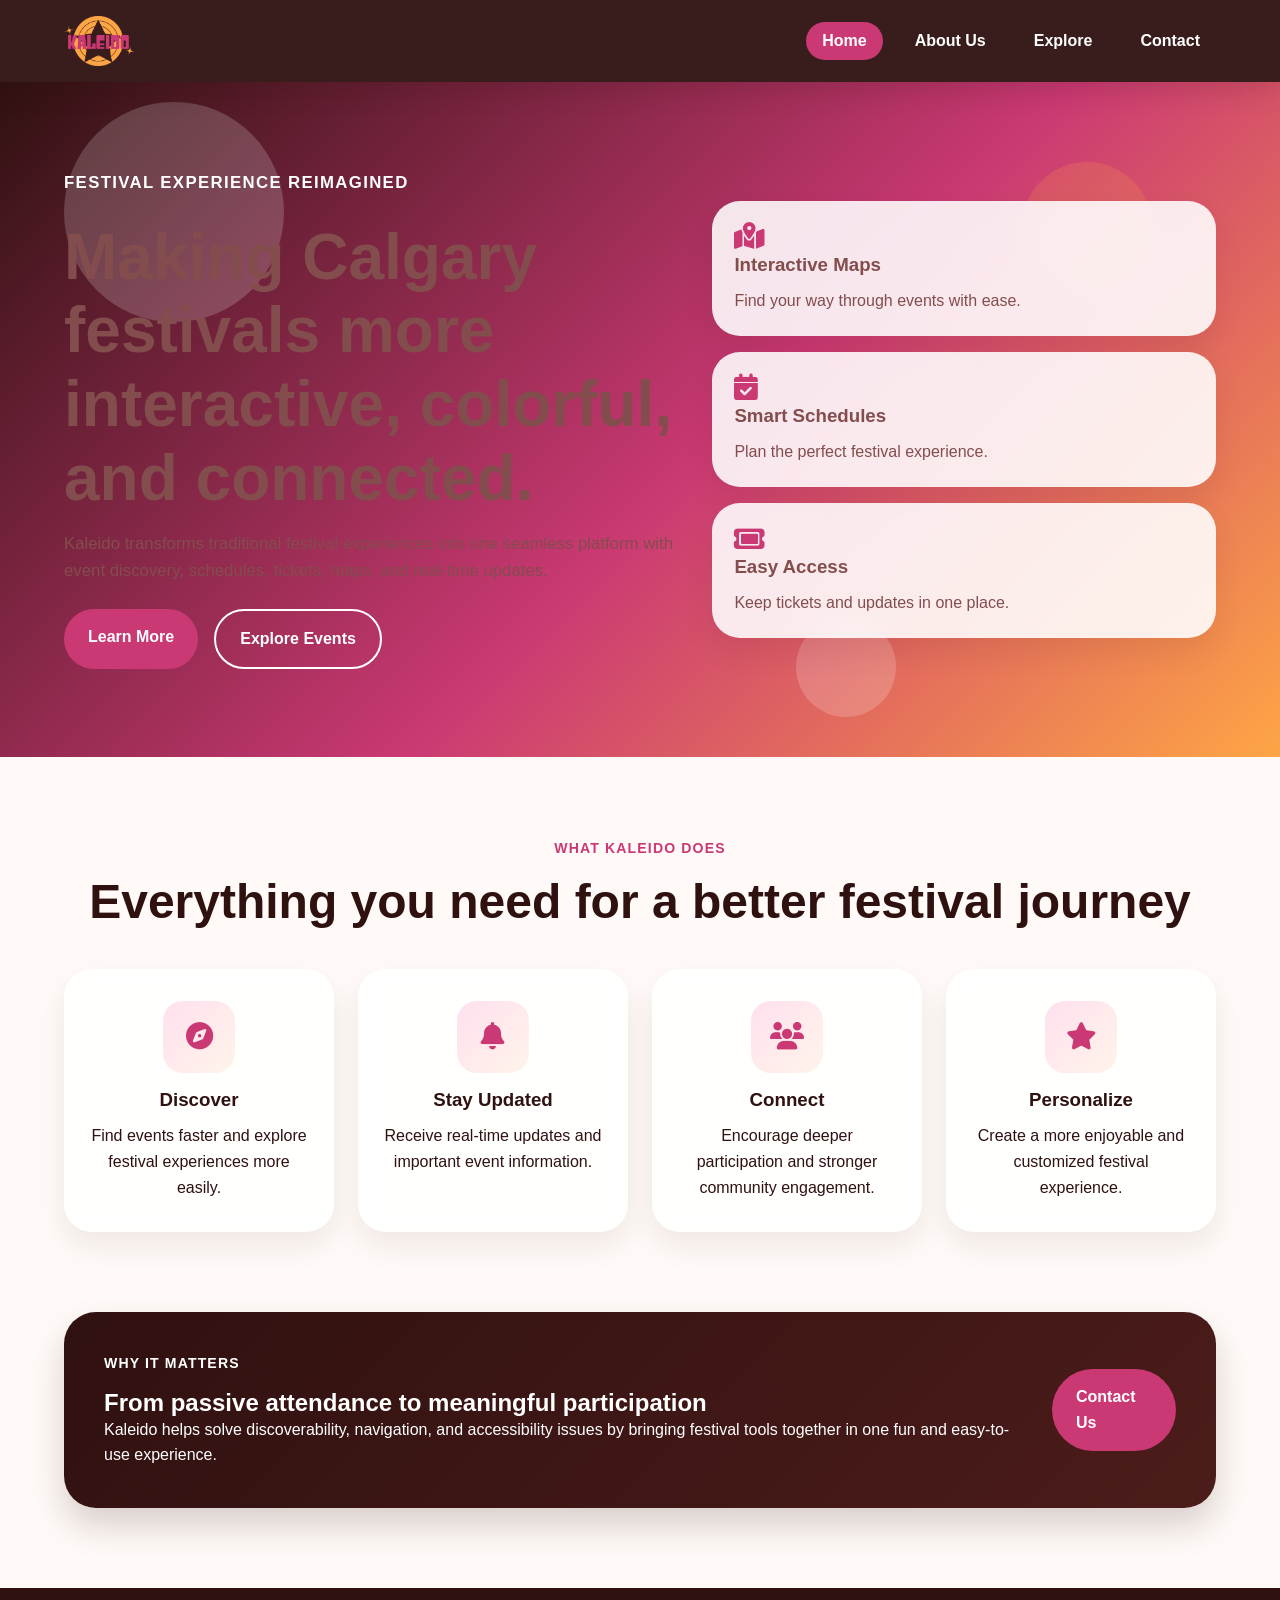
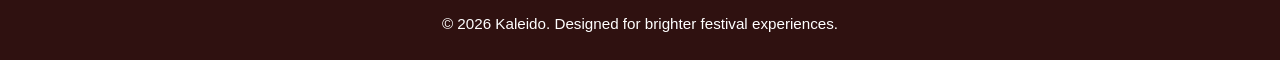
<file: index.html>
<!DOCTYPE html>
<html lang="en">
<head>
  <meta charset="UTF-8" />
  <meta name="viewport" content="width=device-width, initial-scale=1.0"/>
  <title>Kaleido | Home</title>
  <link rel="stylesheet" href="style.css" />
  <link rel="stylesheet"
    href="https://cdnjs.cloudflare.com/ajax/libs/font-awesome/6.5.0/css/all.min.css" />
</head>
<body>

<header class="site-header">
  <div class="container nav-container">
    <a href="index.html" class="logo">
        <img src="/kaleido.png" alt="Kaleido Logo" class="logo-img">
      </a>

    <nav class="site-nav">
      <button class="menu-toggle" aria-label="Open menu">☰</button>
      <ul class="nav-links">
        <li><a href="index.html" class="active">Home</a></li>
        <li><a href="about.html">About Us</a></li>
        <li><a href="events.html">Explore</a></li>
        <li><a href="contact.html">Contact</a></li>
      </ul>
    </nav>
  </div>
</header>

<main>

  <section class="fun-hero">
    <div class="hero-blob blob-1"></div>
    <div class="hero-blob blob-2"></div>
    <div class="hero-blob blob-3"></div>

    <div class="container hero-grid">
      <div class="hero-text reveal">
        <p class="tag light-tag">Festival Experience Reimagined</p>
        <h1>Making Calgary festivals more interactive, colorful, and connected.</h1>
        <p>
          Kaleido transforms traditional festival experiences into one seamless platform
          with event discovery, schedules, tickets, maps, and real-time updates.
        </p>

        <div class="hero-buttons">
          <a href="about.html" class="btn primary-btn">Learn More</a>
          <a href="events.html" class="btn secondary-btn light-outline">Explore Events</a>
        </div>
      </div>

      <div class="hero-cards reveal">
        <div class="mini-feature-card tilt-card">
          <i class="fa-solid fa-map-location-dot"></i>
          <h3>Interactive Maps</h3>
          <p>Find your way through events with ease.</p>
        </div>

        <div class="mini-feature-card tilt-card">
          <i class="fa-solid fa-calendar-check"></i>
          <h3>Smart Schedules</h3>
          <p>Plan the perfect festival experience.</p>
        </div>

        <div class="mini-feature-card tilt-card">
          <i class="fa-solid fa-ticket"></i>
          <h3>Easy Access</h3>
          <p>Keep tickets and updates in one place.</p>
        </div>
      </div>
    </div>
  </section>

  <section class="fun-features">
    <div class="container">
      <div class="section-heading reveal">
        <p class="tag">What Kaleido Does</p>
        <h2>Everything you need for a better festival journey</h2>
      </div>

      <div class="card-grid">
        <article class="fun-card reveal tilt-card">
          <div class="icon-circle"><i class="fa-solid fa-compass"></i></div>
          <h3>Discover</h3>
          <p>Find events faster and explore festival experiences more easily.</p>
        </article>

        <article class="fun-card reveal tilt-card">
          <div class="icon-circle"><i class="fa-solid fa-bell"></i></div>
          <h3>Stay Updated</h3>
          <p>Receive real-time updates and important event information.</p>
        </article>

        <article class="fun-card reveal tilt-card">
          <div class="icon-circle"><i class="fa-solid fa-users"></i></div>
          <h3>Connect</h3>
          <p>Encourage deeper participation and stronger community engagement.</p>
        </article>

        <article class="fun-card reveal tilt-card">
          <div class="icon-circle"><i class="fa-solid fa-star"></i></div>
          <h3>Personalize</h3>
          <p>Create a more enjoyable and customized festival experience.</p>
        </article>
      </div>
    </div>
  </section>

  <section class="spotlight-section">
    <div class="container">
      <div class="spotlight-box reveal">
        <div>
          <p class="tag light-tag">Why It Matters</p>
          <h2>From passive attendance to meaningful participation</h2>
          <p>
            Kaleido helps solve discoverability, navigation, and accessibility issues by
            bringing festival tools together in one fun and easy-to-use experience.
          </p>
        </div>
        <a href="contact.html" class="btn primary-btn">Contact Us</a>
      </div>
    </div>
  </section>

</main>

<footer class="site-footer">
  <div class="container footer-content">
    <p>© 2026 Kaleido. Designed for brighter festival experiences.</p>
  </div>
</footer>

<script src="script.js"></script>
</body>
</html>
</file>
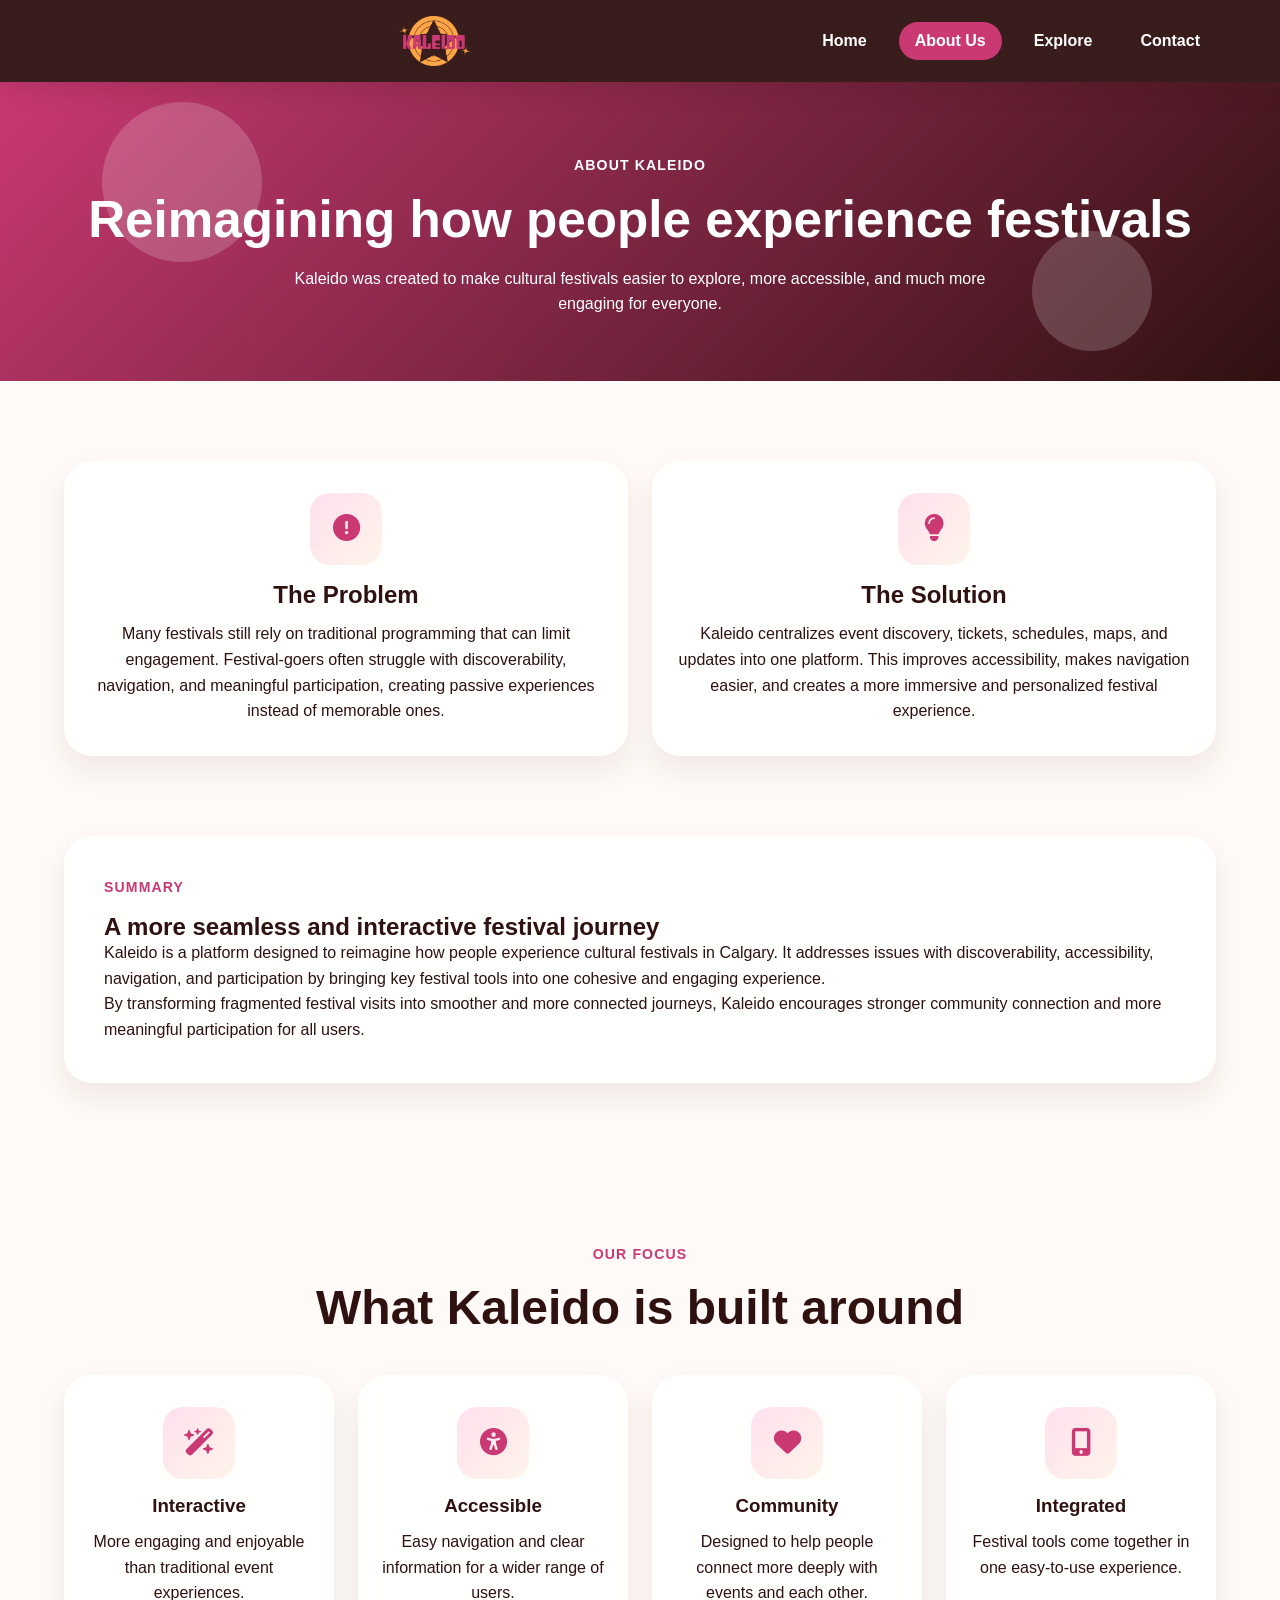
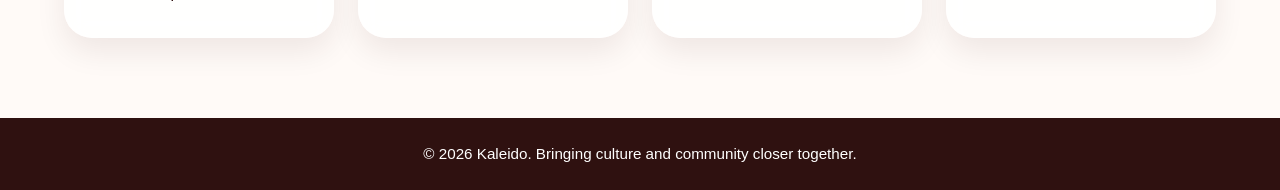
<file: about.html>
<!DOCTYPE html>
<html lang="en">
<head>
  <meta charset="UTF-8" />
  <meta name="viewport" content="width=device-width, initial-scale=1.0"/>
  <title>Kaleido | About Us</title>
  <link rel="stylesheet" href="style.css" />
  <link rel="stylesheet"
    href="https://cdnjs.cloudflare.com/ajax/libs/font-awesome/6.5.0/css/all.min.css" />
</head>
<body>

<header class="site-header">
  <div class="container nav-container">
    <a href="index.html" class="logo"></a>
        <img src="/kaleido.png" alt="Kaleido Logo" class="logo-img">
      </a>

    <nav class="site-nav">
      <button class="menu-toggle" aria-label="Open menu">☰</button>
      <ul class="nav-links">
        <li><a href="index.html">Home</a></li>
        <li><a href="about.html" class="active">About Us</a></li>
        <li><a href="events.html">Explore</a></li>
        <li><a href="contact.html">Contact</a></li>
      </ul>
    </nav>
  </div>
</header>

<main class="page-main">

  <section class="fun-banner banner-pink">
    <div class="banner-shape shape-a"></div>
    <div class="banner-shape shape-b"></div>

    <div class="container reveal">
      <p class="tag light-tag">About Kaleido</p>
      <h1>Reimagining how people experience festivals</h1>
      <p class="banner-text">
        Kaleido was created to make cultural festivals easier to explore, more accessible,
        and much more engaging for everyone.
      </p>
    </div>
  </section>

  <section class="about-story">
    <div class="container two-column">
      <div class="story-card reveal tilt-card">
        <div class="story-icon"><i class="fa-solid fa-circle-exclamation"></i></div>
        <h2>The Problem</h2>
        <p>
          Many festivals still rely on traditional programming that can limit engagement.
          Festival-goers often struggle with discoverability, navigation, and meaningful
          participation, creating passive experiences instead of memorable ones.
        </p>
      </div>

      <div class="story-card reveal tilt-card">
        <div class="story-icon"><i class="fa-solid fa-lightbulb"></i></div>
        <h2>The Solution</h2>
        <p>
          Kaleido centralizes event discovery, tickets, schedules, maps, and updates into
          one platform. This improves accessibility, makes navigation easier, and creates
          a more immersive and personalized festival experience.
        </p>
      </div>
    </div>
  </section>

  <section class="summary-section">
    <div class="container">
      <div class="summary-fun-box reveal">
        <p class="tag">Summary</p>
        <h2>A more seamless and interactive festival journey</h2>
        <p>
          Kaleido is a platform designed to reimagine how people experience cultural
          festivals in Calgary. It addresses issues with discoverability, accessibility,
          navigation, and participation by bringing key festival tools into one cohesive
          and engaging experience.
        </p>
        <p>
          By transforming fragmented festival visits into smoother and more connected
          journeys, Kaleido encourages stronger community connection and more meaningful
          participation for all users.
        </p>
      </div>
    </div>
  </section>

  <section class="values-section">
    <div class="container">
      <div class="section-heading reveal">
        <p class="tag">Our Focus</p>
        <h2>What Kaleido is built around</h2>
      </div>

      <div class="card-grid">
        <article class="fun-card reveal tilt-card">
          <div class="icon-circle"><i class="fa-solid fa-wand-magic-sparkles"></i></div>
          <h3>Interactive</h3>
          <p>More engaging and enjoyable than traditional event experiences.</p>
        </article>

        <article class="fun-card reveal tilt-card">
          <div class="icon-circle"><i class="fa-solid fa-universal-access"></i></div>
          <h3>Accessible</h3>
          <p>Easy navigation and clear information for a wider range of users.</p>
        </article>

        <article class="fun-card reveal tilt-card">
          <div class="icon-circle"><i class="fa-solid fa-heart"></i></div>
          <h3>Community</h3>
          <p>Designed to help people connect more deeply with events and each other.</p>
        </article>

        <article class="fun-card reveal tilt-card">
          <div class="icon-circle"><i class="fa-solid fa-mobile-screen-button"></i></div>
          <h3>Integrated</h3>
          <p>Festival tools come together in one easy-to-use experience.</p>
        </article>
      </div>
    </div>
  </section>

</main>

<footer class="site-footer">
  <div class="container footer-content">
    <p>© 2026 Kaleido. Bringing culture and community closer together.</p>
  </div>
</footer>

<script src="script.js"></script>
</body>
</html>
</file>
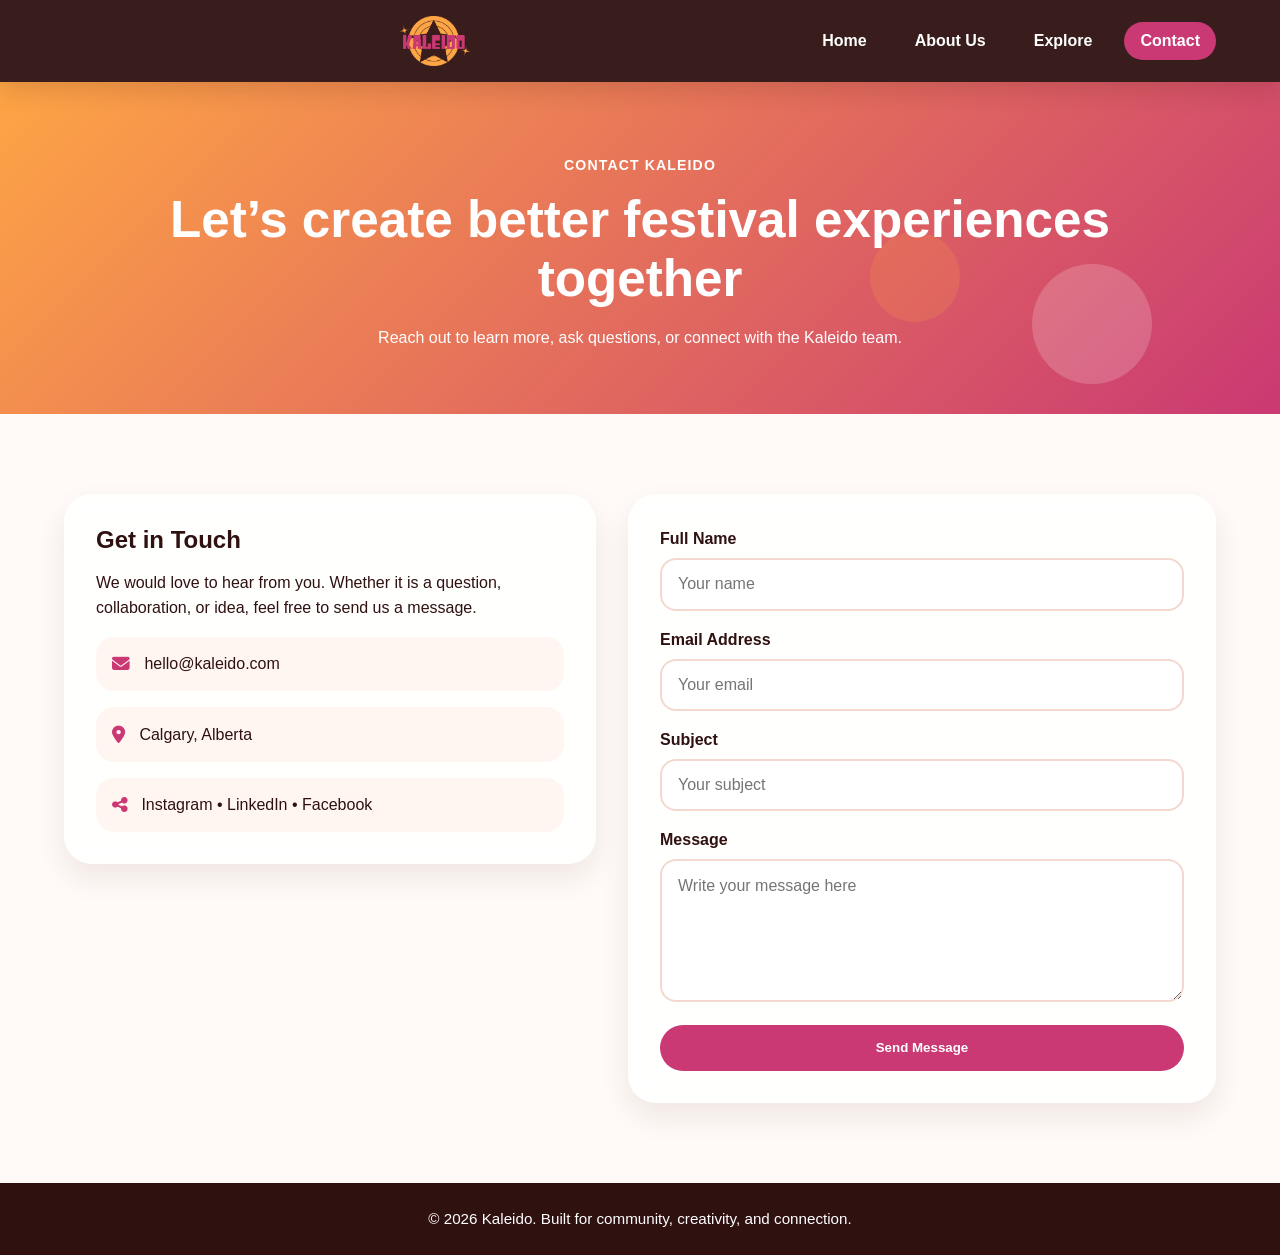
<file: contact.html>
<!DOCTYPE html>
<html lang="en">
<head>
  <meta charset="UTF-8" />
  <meta name="viewport" content="width=device-width, initial-scale=1.0"/>
  <title>Kaleido | Contact</title>
  <link rel="stylesheet" href="style.css" />
  <link rel="stylesheet"
    href="https://cdnjs.cloudflare.com/ajax/libs/font-awesome/6.5.0/css/all.min.css" />
</head>
<body>

<header class="site-header">
  <div class="container nav-container">
    <a href="index.html" class="logo"></a>
        <img src="/kaleido.png" alt="Kaleido Logo" class="logo-img">
      </a>

    <nav class="site-nav">
      <button class="menu-toggle" aria-label="Open menu">☰</button>
      <ul class="nav-links">
        <li><a href="index.html">Home</a></li>
        <li><a href="about.html">About Us</a></li>
        <li><a href="events.html">Explore</a></li>
        <li><a href="contact.html" class="active">Contact</a></li>
      </ul>
    </nav>
  </div>
</header>

<main class="page-main">

  <section class="fun-banner banner-orange">
    <div class="banner-shape shape-b"></div>
    <div class="banner-shape shape-c"></div>

    <div class="container reveal">
      <p class="tag light-tag">Contact Kaleido</p>
      <h1>Let’s create better festival experiences together</h1>
      <p class="banner-text">
        Reach out to learn more, ask questions, or connect with the Kaleido team.
      </p>
    </div>
  </section>

  <section class="contact-section">
    <div class="container contact-grid">
      <div class="contact-info reveal">
        <div class="contact-info-box tilt-card">
          <h2>Get in Touch</h2>
          <p>
            We would love to hear from you. Whether it is a question, collaboration,
            or idea, feel free to send us a message.
          </p>

          <div class="contact-item">
            <i class="fa-solid fa-envelope"></i>
            <span>hello@kaleido.com</span>
          </div>

          <div class="contact-item">
            <i class="fa-solid fa-location-dot"></i>
            <span>Calgary, Alberta</span>
          </div>

          <div class="contact-item">
            <i class="fa-solid fa-share-nodes"></i>
            <span>Instagram • LinkedIn • Facebook</span>
          </div>
        </div>
      </div>

      <div class="contact-form-wrap reveal">
        <form class="contact-form">
          <div class="form-group">
            <label for="name">Full Name</label>
            <input type="text" id="name" name="name" placeholder="Your name" />
          </div>

          <div class="form-group">
            <label for="email">Email Address</label>
            <input type="email" id="email" name="email" placeholder="Your email" />
          </div>

          <div class="form-group">
            <label for="subject">Subject</label>
            <input type="text" id="subject" name="subject" placeholder="Your subject" />
          </div>

          <div class="form-group">
            <label for="message">Message</label>
            <textarea id="message" name="message" rows="6" placeholder="Write your message here"></textarea>
          </div>

          <button type="submit" class="btn primary-btn">Send Message</button>
        </form>
      </div>
    </div>
  </section>

</main>

<footer class="site-footer">
  <div class="container footer-content">
    <p>© 2026 Kaleido. Built for community, creativity, and connection.</p>
  </div>
</footer>

<script src="script.js"></script>
</body>
</html>
</file>
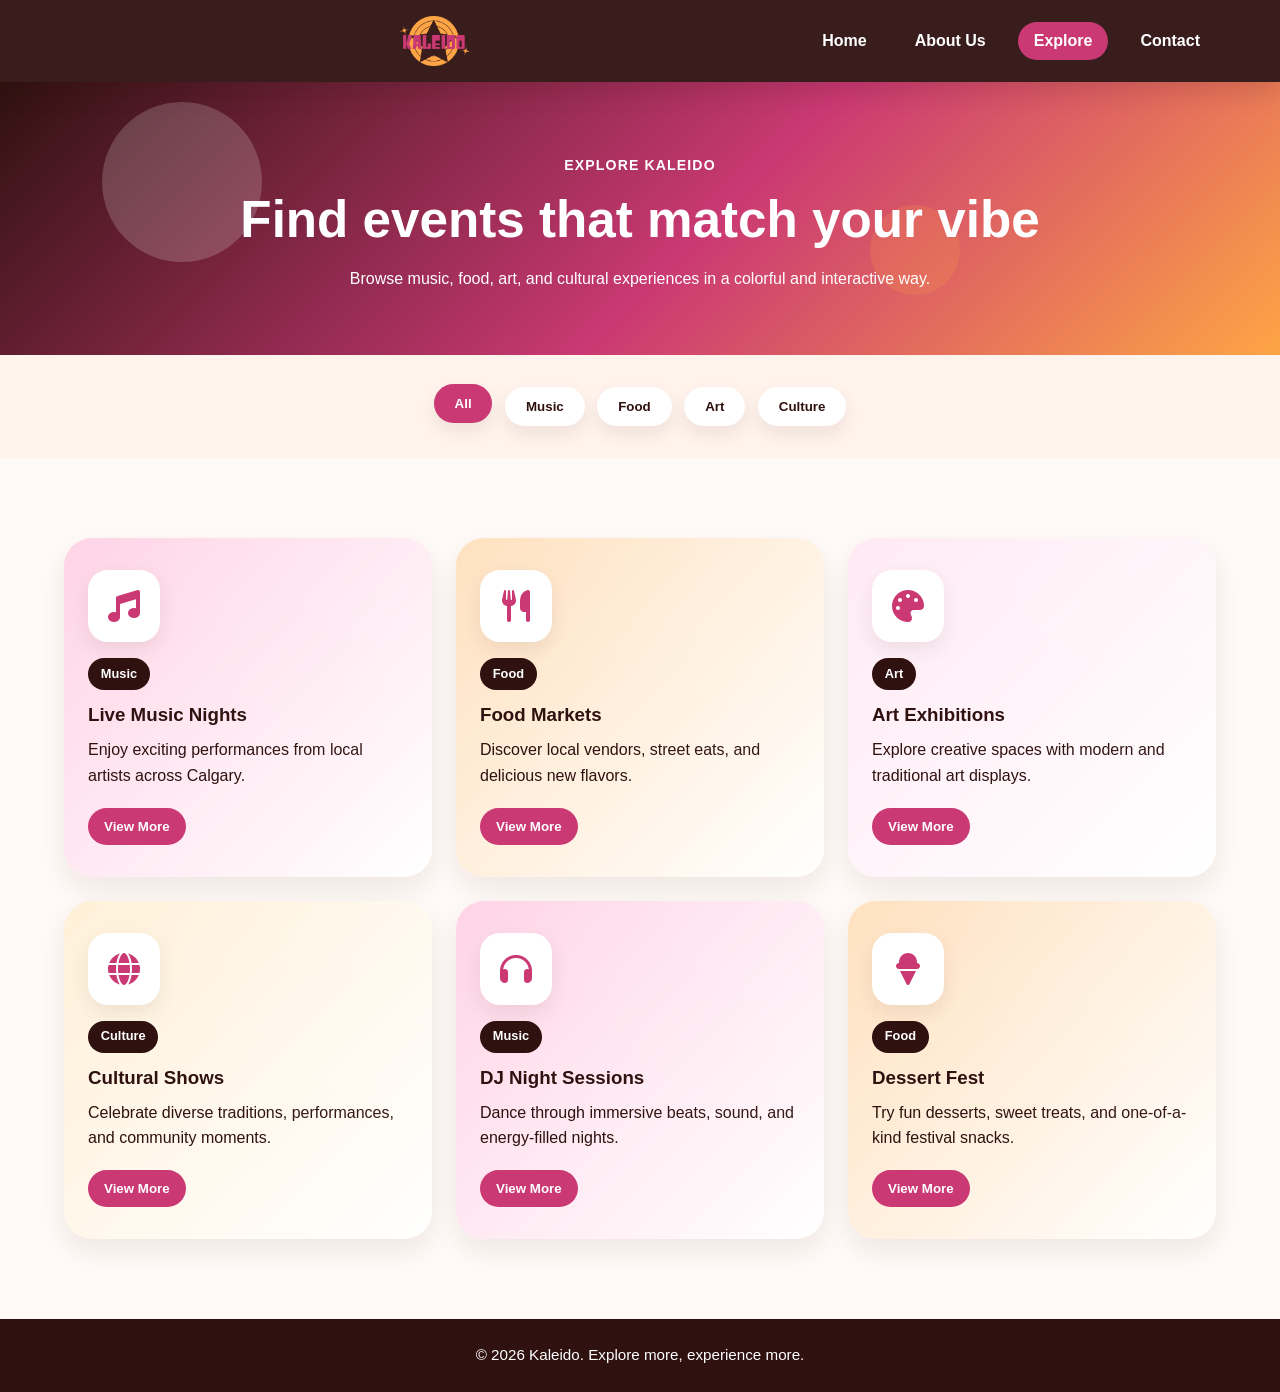
<file: events.html>
<!DOCTYPE html>
<html lang="en">
<head>
  <meta charset="UTF-8" />
  <meta name="viewport" content="width=device-width, initial-scale=1.0"/>
  <title>Kaleido | Explore Events</title>
  <link rel="stylesheet" href="style.css" />
  <link rel="stylesheet"
    href="https://cdnjs.cloudflare.com/ajax/libs/font-awesome/6.5.0/css/all.min.css" />
</head>
<body>

<header class="site-header">
  <div class="container nav-container">
    <a href="index.html" class="logo"></a>
        <img src="/kaleido.png" alt="Kaleido Logo" class="logo-img">
      </a>

    <nav class="site-nav">
      <button class="menu-toggle" aria-label="Open menu">☰</button>
      <ul class="nav-links">
        <li><a href="index.html">Home</a></li>
        <li><a href="about.html">About Us</a></li>
        <li><a href="events.html" class="active">Explore</a></li>
        <li><a href="contact.html">Contact</a></li>
      </ul>
    </nav>
  </div>
</header>

<main class="page-main">

  <section class="fun-banner banner-gradient">
    <div class="banner-shape shape-a"></div>
    <div class="banner-shape shape-c"></div>

    <div class="container reveal">
      <p class="tag light-tag">Explore Kaleido</p>
      <h1>Find events that match your vibe</h1>
      <p class="banner-text">
        Browse music, food, art, and cultural experiences in a colorful and interactive way.
      </p>
    </div>
  </section>

  <section class="events-filter">
    <div class="container filter-buttons">
      <button class="filter-btn active" data-filter="all">All</button>
      <button class="filter-btn" data-filter="music">Music</button>
      <button class="filter-btn" data-filter="food">Food</button>
      <button class="filter-btn" data-filter="art">Art</button>
      <button class="filter-btn" data-filter="culture">Culture</button>
    </div>
  </section>

  <section class="events-grid-section">
    <div class="container events-grid">

      <div class="event-card music-card reveal tilt-card" data-category="music">
        <div class="event-icon-wrap"><i class="fa-solid fa-music"></i></div>
        <span class="event-label">Music</span>
        <h3>Live Music Nights</h3>
        <p>Enjoy exciting performances from local artists across Calgary.</p>
        <button class="mini-btn">View More</button>
      </div>

      <div class="event-card food-card reveal tilt-card" data-category="food">
        <div class="event-icon-wrap"><i class="fa-solid fa-utensils"></i></div>
        <span class="event-label">Food</span>
        <h3>Food Markets</h3>
        <p>Discover local vendors, street eats, and delicious new flavors.</p>
        <button class="mini-btn">View More</button>
      </div>

      <div class="event-card art-card reveal tilt-card" data-category="art">
        <div class="event-icon-wrap"><i class="fa-solid fa-palette"></i></div>
        <span class="event-label">Art</span>
        <h3>Art Exhibitions</h3>
        <p>Explore creative spaces with modern and traditional art displays.</p>
        <button class="mini-btn">View More</button>
      </div>

      <div class="event-card culture-card reveal tilt-card" data-category="culture">
        <div class="event-icon-wrap"><i class="fa-solid fa-globe"></i></div>
        <span class="event-label">Culture</span>
        <h3>Cultural Shows</h3>
        <p>Celebrate diverse traditions, performances, and community moments.</p>
        <button class="mini-btn">View More</button>
      </div>

      <div class="event-card music-card reveal tilt-card" data-category="music">
        <div class="event-icon-wrap"><i class="fa-solid fa-headphones"></i></div>
        <span class="event-label">Music</span>
        <h3>DJ Night Sessions</h3>
        <p>Dance through immersive beats, sound, and energy-filled nights.</p>
        <button class="mini-btn">View More</button>
      </div>

      <div class="event-card food-card reveal tilt-card" data-category="food">
        <div class="event-icon-wrap"><i class="fa-solid fa-ice-cream"></i></div>
        <span class="event-label">Food</span>
        <h3>Dessert Fest</h3>
        <p>Try fun desserts, sweet treats, and one-of-a-kind festival snacks.</p>
        <button class="mini-btn">View More</button>
      </div>

    </div>
  </section>

</main>

<footer class="site-footer">
  <div class="container footer-content">
    <p>© 2026 Kaleido. Explore more, experience more.</p>
  </div>
</footer>

<script src="script.js"></script>
</body>
</html>
</file>
<file: style.css>
/* RESET */
* {
    margin: 0;
    padding: 0;
    box-sizing: border-box;
  }
  
  html {
    scroll-behavior: smooth;
  }
  
  body {
    font-family: Arial, Helvetica, sans-serif;
    background: #fffaf7;
    color: #2f1110;
    line-height: 1.6;
    overflow-x: hidden;
  }
  
  /* GLOBAL */
  .container {
    width: min(90%, 1200px);
    margin: 0 auto;
  }
  
  a {
    text-decoration: none;
  }
  
  ul {
    list-style: none;
  }
  
  img {
    max-width: 100%;
    display: block;
  }
  
  .tag {
    color: #ca3973;
    font-size: 0.88rem;
    font-weight: 800;
    text-transform: uppercase;
    letter-spacing: 0.08em;
    margin-bottom: 0.9rem;
  }
  
  .light-tag {
    color: #ffffff;
  }
  
  h1, h2, h3 {
    line-height: 1.15;
  }
  
  .btn {
    display: inline-block;
    padding: 0.95rem 1.5rem;
    border-radius: 999px;
    font-weight: 700;
    transition: all 0.3s ease;
    cursor: pointer;
  }
  
  .primary-btn {
    background: #ca3973;
    color: #ffffff;
    border: none;
  }
  
  .primary-btn:hover {
    background: #fea545;
    color: #2f1110;
    transform: translateY(-3px) scale(1.03);
  }
  
  .secondary-btn {
    background: #ffffff;
    color: #2f1110;
    border: 2px solid #ffffff;
  }
  
  .secondary-btn:hover {
    background: #fea545;
    border-color: #fea545;
    color: #2f1110;
    transform: translateY(-3px);
  }
  
  .light-outline {
    background: transparent;
    color: #ffffff;
    border: 2px solid #ffffff;
  }
  
  .light-outline:hover {
    background: #ffffff;
    color: #2f1110;
  }
  
  /* HEADER */
  .site-header {
    background: rgba(47, 17, 16, 0.95);
    backdrop-filter: blur(10px);
    position: sticky;
    top: 0;
    z-index: 1000;
    box-shadow: 0 8px 24px rgba(47, 17, 16, 0.15);
  }
  
  .nav-container {
    display: flex;
    justify-content: space-between;
    align-items: center;
    padding: 1rem 0;
  }
  
  .logo {
    color: #ffffff;
    font-size: 1.7rem;
    font-weight: 800;
    letter-spacing: 0.03em;
  }
  
  .site-nav {
    position: relative;
  }
  
  .nav-links {
    display: flex;
    gap: 1rem;
  }
  
  .nav-links a {
    color: #ffffff;
    font-weight: 600;
    padding: 0.65rem 1rem;
    border-radius: 999px;
    transition: all 0.3s ease;
  }
  
  .nav-links a:hover,
  .nav-links a.active {
    background: #ca3973;
  }
  
  .menu-toggle {
    display: none;
    background: none;
    border: none;
    color: #ffffff;
    font-size: 1.8rem;
    cursor: pointer;
  }
  
  /* HOME HERO */
  .fun-hero {
    position: relative;
    overflow: hidden;
    padding: 5.5rem 0;
    background: linear-gradient(135deg, #2f1110 0%, #ca3973 55%, #fea545 100%);
    color: #834d4d;
  }
  
  .hero-grid {
    display: grid;
    grid-template-columns: 1.1fr 0.9fr;
    gap: 2rem;
    align-items: center;
    position: relative;
    z-index: 2;
  }
  
  .hero-text h1 {
    font-size: clamp(2.5rem, 5vw, 4.6rem);
    margin-bottom: 1rem;
  }
  
  .hero-text p {
    max-width: 620px;
    margin-bottom: 1.5rem;
    font-size: 1.05rem;
  }
  
  .hero-buttons {
    display: flex;
    flex-wrap: wrap;
    gap: 1rem;
  }
  
  .hero-cards {
    display: grid;
    gap: 1rem;
  }
  
  .hero-blob {
    position: absolute;
    border-radius: 50%;
    opacity: 0.18;
    animation: floatShape 6s ease-in-out infinite;
  }
  
  .blob-1 {
    width: 220px;
    height: 220px;
    background: #ffffff;
    top: 20px;
    left: 5%;
  }
  
  .blob-2 {
    width: 130px;
    height: 130px;
    background: #fea545;
    right: 10%;
    top: 80px;
    animation-delay: 1s;
  }
  
  .blob-3 {
    width: 100px;
    height: 100px;
    background: #ffffff;
    bottom: 40px;
    right: 30%;
    animation-delay: 2s;
  }
  
  /* BANNERS */
  .fun-banner {
    position: relative;
    overflow: hidden;
    padding: 4.5rem 0 4rem;
    text-align: center;
    color: #ffffff;
  }
  
  .banner-gradient {
    background: linear-gradient(135deg, #2f1110 0%, #ca3973 55%, #fea545 100%);
  }
  
  .banner-pink {
    background: linear-gradient(135deg, #ca3973 0%, #2f1110 100%);
  }
  
  .banner-orange {
    background: linear-gradient(135deg, #fea545 0%, #ca3973 100%);
  }
  
  .fun-banner h1 {
    font-size: clamp(2.2rem, 4vw, 3.9rem);
    margin-bottom: 1rem;
    position: relative;
    z-index: 2;
  }
  
  .banner-text {
    max-width: 720px;
    margin: 0 auto;
    position: relative;
    z-index: 2;
  }
  
  .banner-shape {
    position: absolute;
    border-radius: 50%;
    opacity: 0.18;
    animation: floatShape 6s ease-in-out infinite;
  }
  
  .shape-a {
    width: 160px;
    height: 160px;
    background: #ffffff;
    top: 20px;
    left: 8%;
  }
  
  .shape-b {
    width: 120px;
    height: 120px;
    background: #ffffff;
    bottom: 30px;
    right: 10%;
    animation-delay: 1s;
  }
  
  .shape-c {
    width: 90px;
    height: 90px;
    background: #fea545;
    top: 45%;
    right: 25%;
    animation-delay: 2s;
  }
  
  /* SECTIONS */
  .fun-features,
  .about-story,
  .values-section,
  .contact-section,
  .events-grid-section {
    padding: 5rem 0;
  }
  
  .events-filter {
    padding: 2rem 0;
    background: #fff3ec;
  }
  
  .summary-section,
  .spotlight-section {
    padding: 0 0 5rem;
  }
  
  .section-heading {
    text-align: center;
    margin-bottom: 2.5rem;
  }
  
  .section-heading h2 {
    font-size: clamp(2rem, 4vw, 3rem);
  }
  
  /* CARDS */
  .card-grid {
    display: grid;
    grid-template-columns: repeat(4, 1fr);
    gap: 1.5rem;
  }
  
  .fun-card,
  .story-card,
  .contact-info-box,
  .contact-form-wrap,
  .summary-fun-box,
  .mini-feature-card {
    background: rgba(255, 255, 255, 0.88);
    border-radius: 28px;
    box-shadow: 0 14px 30px rgba(47, 17, 16, 0.08);
    backdrop-filter: blur(10px);
  }
  
  .fun-card,
  .story-card {
    padding: 2rem 1.5rem;
    text-align: center;
  }
  
  .mini-feature-card {
    padding: 1.4rem;
  }
  
  .mini-feature-card i,
  .story-icon i,
  .icon-circle i {
    font-size: 1.7rem;
    color: #ca3973;
  }
  
  .icon-circle,
  .story-icon {
    width: 72px;
    height: 72px;
    border-radius: 20px;
    display: grid;
    place-items: center;
    margin: 0 auto 1rem;
    background: linear-gradient(135deg, #ffe0ee, #fff4ea);
  }
  
  .fun-card h3,
  .story-card h2,
  .mini-feature-card h3 {
    margin-bottom: 0.8rem;
  }
  
  .spotlight-box {
    background: linear-gradient(135deg, #2f1110, #4c1c1a);
    color: #ffffff;
    padding: 2.5rem;
    border-radius: 32px;
    display: flex;
    justify-content: space-between;
    gap: 2rem;
    align-items: center;
    box-shadow: 0 18px 34px rgba(47, 17, 16, 0.18);
  }
  
  .summary-fun-box {
    padding: 2.5rem;
  }
  
  /* ABOUT */
  .two-column {
    display: grid;
    grid-template-columns: repeat(2, 1fr);
    gap: 1.5rem;
  }
  
  /* EVENTS PAGE */
  .filter-buttons {
    display: flex;
    justify-content: center;
    gap: 0.8rem;
    flex-wrap: wrap;
  }
  
  .filter-btn {
    padding: 0.75rem 1.3rem;
    border-radius: 999px;
    border: none;
    background: #ffffff;
    color: #2f1110;
    font-weight: 700;
    cursor: pointer;
    box-shadow: 0 8px 18px rgba(47, 17, 16, 0.08);
    transition: all 0.3s ease;
  }
  
  .filter-btn:hover,
  .filter-btn.active {
    background: #ca3973;
    color: #ffffff;
    transform: translateY(-3px);
  }
  
  .events-grid {
    display: grid;
    grid-template-columns: repeat(3, 1fr);
    gap: 1.5rem;
  }
  
  .event-card {
    position: relative;
    border-radius: 28px;
    padding: 2rem 1.5rem;
    overflow: hidden;
    box-shadow: 0 12px 28px rgba(47, 17, 16, 0.08);
    transition: transform 0.35s ease, box-shadow 0.35s ease;
  }
  
  .event-card:hover {
    transform: translateY(-10px) rotate(-1deg);
    box-shadow: 0 20px 35px rgba(47, 17, 16, 0.15);
  }
  
  .event-card::before {
    content: "";
    position: absolute;
    inset: 0;
    opacity: 0.12;
    background: radial-gradient(circle at top right, #ffffff 0%, transparent 60%);
    pointer-events: none;
  }
  
  .music-card {
    background: linear-gradient(135deg, #ffd4e6, #ffffff);
  }
  
  .food-card {
    background: linear-gradient(135deg, #ffe1bf, #ffffff);
  }
  
  .art-card {
    background: linear-gradient(135deg, #ffeaf4, #ffffff);
  }
  
  .culture-card {
    background: linear-gradient(135deg, #fff0d8, #ffffff);
  }
  
  .event-icon-wrap {
    width: 72px;
    height: 72px;
    border-radius: 20px;
    display: grid;
    place-items: center;
    background: #ffffff;
    box-shadow: 0 8px 20px rgba(47, 17, 16, 0.08);
    margin-bottom: 1rem;
  }
  
  .event-card i {
    font-size: 2rem;
    color: #ca3973;
    transition: transform 0.3s ease;
  }
  
  .event-card:hover i {
    transform: scale(1.15) rotate(8deg);
  }
  
  .event-label {
    display: inline-block;
    background: #2f1110;
    color: #ffffff;
    font-size: 0.8rem;
    padding: 0.35rem 0.8rem;
    border-radius: 999px;
    margin-bottom: 0.9rem;
    font-weight: 700;
  }
  
  .event-card h3 {
    margin-bottom: 0.7rem;
  }
  
  .event-card p {
    margin-bottom: 1.2rem;
  }
  
  .mini-btn {
    border: none;
    background: #ca3973;
    color: #ffffff;
    padding: 0.7rem 1rem;
    border-radius: 999px;
    font-weight: 700;
    cursor: pointer;
    transition: all 0.3s ease;
  }
  
  .mini-btn:hover {
    background: #2f1110;
    transform: scale(1.05);
  }
  
  /* CONTACT */
  .contact-grid {
    display: grid;
    grid-template-columns: 0.95fr 1.05fr;
    gap: 2rem;
    align-items: start;
  }
  
  .contact-info-box,
  .contact-form-wrap {
    padding: 2rem;
  }
  
  .contact-info-box h2 {
    margin-bottom: 1rem;
  }
  
  .contact-item {
    display: flex;
    align-items: center;
    gap: 0.9rem;
    margin-top: 1rem;
    padding: 0.9rem 1rem;
    background: #fff6f1;
    border-radius: 18px;
  }
  
  .contact-item i {
    color: #ca3973;
    font-size: 1.1rem;
  }
  
  .contact-form {
    display: grid;
    gap: 1rem;
  }
  
  .form-group label {
    display: block;
    font-weight: 700;
    margin-bottom: 0.4rem;
  }
  
  .form-group input,
  .form-group textarea {
    width: 100%;
    padding: 0.95rem 1rem;
    border: 2px solid #f3d8cf;
    border-radius: 16px;
    font-size: 1rem;
    outline: none;
    transition: 0.3s ease;
    font-family: inherit;
  }
  
  .form-group input:focus,
  .form-group textarea:focus {
    border-color: #ca3973;
    box-shadow: 0 0 0 4px rgba(202, 57, 115, 0.12);
  }
  
  /* FOOTER */
  .site-footer {
    background: #2f1110;
    color: #ffffff;
    text-align: center;
    padding: 1.5rem 0;
  }
  
  .footer-content p {
    font-size: 0.95rem;
  }
  
  /* ANIMATIONS */
  .reveal {
    opacity: 0;
    transform: translateY(35px);
    transition: all 0.8s ease;
  }
  
  .reveal.visible {
    opacity: 1;
    transform: translateY(0);
  }
  
  .tilt-card {
    transition: transform 0.35s ease, box-shadow 0.35s ease;
  }
  
  .tilt-card:hover {
    transform: translateY(-8px) rotate(-1deg);
    box-shadow: 0 18px 30px rgba(47, 17, 16, 0.12);
  }
  
  @keyframes floatShape {
    0% {
      transform: translateY(0px);
    }
    50% {
      transform: translateY(-14px);
    }
    100% {
      transform: translateY(0px);
    }
  }
  
  /* RESPONSIVE */
  @media (max-width: 1000px) {
    .card-grid {
      grid-template-columns: repeat(2, 1fr);
    }
  
    .events-grid {
      grid-template-columns: repeat(2, 1fr);
    }
  
    .hero-grid,
    .contact-grid,
    .two-column {
      grid-template-columns: 1fr;
    }
  
    .spotlight-box {
      flex-direction: column;
      align-items: flex-start;
    }
  }
  
  @media (max-width: 768px) {
    .menu-toggle {
      display: block;
    }
  
    .nav-links {
      display: none;
      flex-direction: column;
      position: absolute;
      top: 3.2rem;
      right: 0;
      width: 220px;
      background: #2f1110;
      padding: 1rem;
      border-radius: 18px;
      box-shadow: 0 10px 20px rgba(0,0,0,0.2);
    }
  
    .nav-links.show {
      display: flex;
    }
  
    .card-grid,
    .events-grid,
    .two-column,
    .contact-grid,
    .hero-grid {
      grid-template-columns: 1fr;
    }
  
    .fun-hero,
    .fun-banner,
    .fun-features,
    .about-story,
    .values-section,
    .contact-section,
    .events-grid-section {
      padding-top: 4rem;
      padding-bottom: 4rem;
    }
  
    .hero-text h1,
    .fun-banner h1 {
      font-size: 2.4rem;
    }
  
    .blob-1, .blob-2, .blob-3,
    .shape-a, .shape-b, .shape-c {
      display: none;
    }
  
    .summary-fun-box,
    .contact-info-box,
    .contact-form-wrap,
    .fun-card,
    .story-card,
    .mini-feature-card,
    .spotlight-box,
    .event-card {
      padding: 1.5rem;
    }
  }

  .logo-img {
    height: 50px;   /* adjust size */
    width: auto;
    display: block;
  }
</file>
